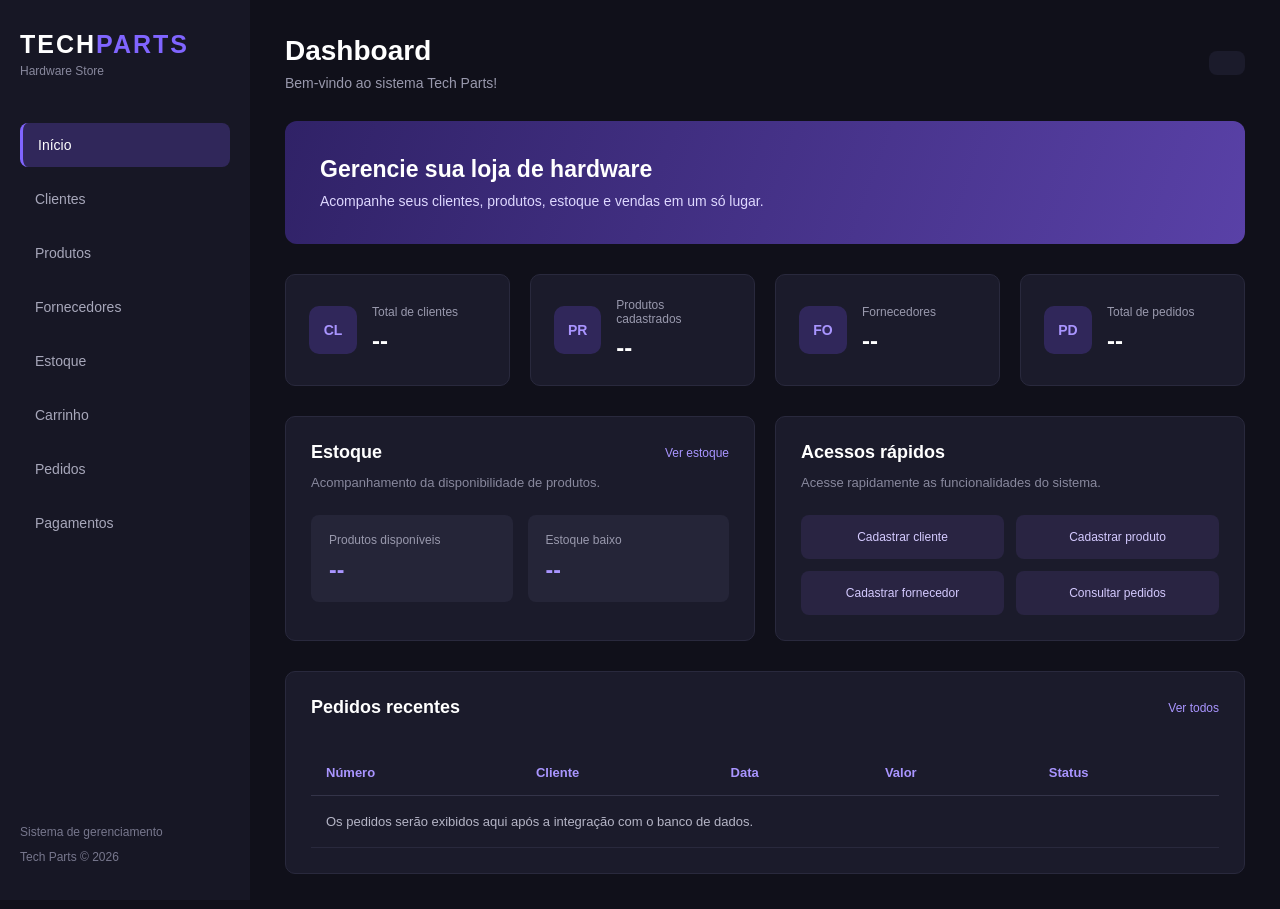
<file: index.html>
<!DOCTYPE html>
<html lang="pt-br">
<head>
    <meta charset="UTF-8">
    <meta name="viewport" content="width=device-width, initial-scale=1.0">
    <title>Início | Tech Parts</title>
    <link rel="stylesheet" href="css/inicial.css">
</head>

<body>

    <aside class="sidebar">
        <div class="logo">
            <h2>TECH<span>PARTS</span></h2>
            <p>Hardware Store</p>
        </div>

        <nav>
            <a href="index.html" class="ativo">Início</a>
            <a href="clientes.html">Clientes</a>
            <a href="produtos.html">Produtos</a>
            <a href="fornecedores.html">Fornecedores</a>
            <a href="estoque.html">Estoque</a>
            <a href="carrinho.html">Carrinho</a>
            <a href="pedidos.html">Pedidos</a>
            <a href="pagamentos.html">Pagamentos</a>
        </nav>

        <div class="sidebar-footer">
            <p>Sistema de gerenciamento</p>
            <span>Tech Parts © 2026</span>
        </div>
    </aside>

    <main class="conteudo">

        <header class="topo">
            <div>
                <h1>Dashboard</h1>
                <p>Bem-vindo ao sistema Tech Parts!</p>
            </div>

            <div class="data">
                <span id="dataAtual"></span>
            </div>
        </header>

        <section class="boas-vindas">
            <div>
                <h2>Gerencie sua loja de hardware</h2>
                <p>Acompanhe seus clientes, produtos, estoque e vendas em um só lugar.</p>
            </div>
        </section>

        <section class="resumo">
            <div class="card">
                <div class="icone">CL</div>
                <div>
                    <p>Total de clientes</p>
                    <h2 id="totalClientes">--</h2>
                </div>
            </div>

            <div class="card">
                <div class="icone">PR</div>
                <div>
                    <p>Produtos cadastrados</p>
                    <h2 id="totalProdutos">--</h2>
                </div>
            </div>

            <div class="card">
                <div class="icone">FO</div>
                <div>
                    <p>Fornecedores</p>
                    <h2 id="totalFornecedores">--</h2>
                </div>
            </div>

            <div class="card">
                <div class="icone">PD</div>
                <div>
                    <p>Total de pedidos</p>
                    <h2 id="totalPedidos">--</h2>
                </div>
            </div>
        </section>

        <section class="painel">
            <div class="painel-card">
                <div class="titulo-painel">
                    <h2>Estoque</h2>
                    <a href="html/estoque.html">Ver estoque</a>
                </div>

                <p class="descricao">Acompanhamento da disponibilidade de produtos.</p>

                <div class="estoque-info">
                    <div>
                        <span>Produtos disponíveis</span>
                        <strong id="produtosDisponiveis">--</strong>
                    </div>

                    <div>
                        <span>Estoque baixo</span>
                        <strong id="estoqueBaixo">--</strong>
                    </div>
                </div>
            </div>

            <div class="painel-card">
                <div class="titulo-painel">
                    <h2>Acessos rápidos</h2>
                </div>

                <p class="descricao">Acesse rapidamente as funcionalidades do sistema.</p>

                <div class="atalhos">
                    <a href="html/clientes.html">Cadastrar cliente</a>
                    <a href="html/produtos.html">Cadastrar produto</a>
                    <a href="html/fornecedores.html">Cadastrar fornecedor</a>
                    <a href="html/pedidos.html">Consultar pedidos</a>
                </div>
            </div>
        </section>

        <section class="pedidos">
            <div class="titulo-painel">
                <h2>Pedidos recentes</h2>
                <a href="html/pedidos.html">Ver todos</a>
            </div>

            <div class="tabela-container">
                <table>
                    <thead>
                        <tr>
                            <th>Número</th>
                            <th>Cliente</th>
                            <th>Data</th>
                            <th>Valor</th>
                            <th>Status</th>
                        </tr>
                    </thead>

                    <tbody id="listaPedidos">
                        <tr>
                            <td colspan="5">Os pedidos serão exibidos aqui após a integração com o banco de dados.</td>
                        </tr>
                    </tbody>
                </table>
            </div>
        </section>

    </main>

    <script src="/js/inicial.js"></script>

</body>
</html>
</file>
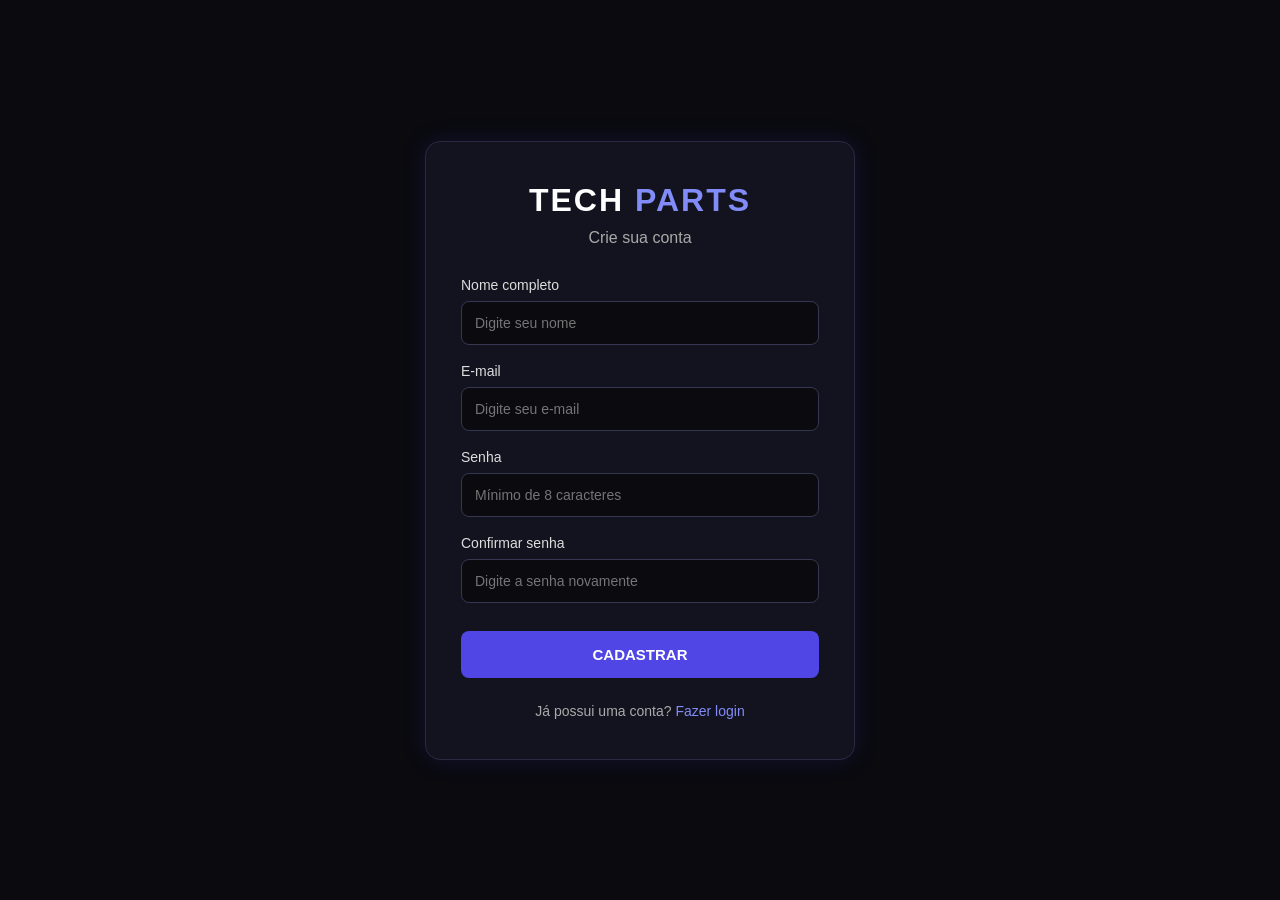
<file: cadastro.html>
<!DOCTYPE html>
<html lang="pt-br">
<head>
    <meta charset="UTF-8">
    <meta name="viewport" content="width=device-width, initial-scale=1.0">
    <title>Cadastro | Tech Parts</title>
    <link rel="stylesheet" href="/css/cadastro.css">
</head>
<body>

    <div class="container">
        <div class="cadastro-box">

            <h1>TECH <span>PARTS</span></h1>
            <p class="subtitulo">Crie sua conta</p>

            <form id="formCadastro">

                <div class="campo">
                    <label for="nome">Nome completo</label>
                    <input type="text" id="nome" placeholder="Digite seu nome" required>
                </div>

                <div class="campo">
                    <label for="email">E-mail</label>
                    <input type="email" id="email" placeholder="Digite seu e-mail" required>
                </div>

                <div class="campo">
                    <label for="senha">Senha</label>
                    <input type="password" id="senha" placeholder="Mínimo de 8 caracteres" minlength="8" required>
                </div>

                <div class="campo">
                    <label for="confirmarSenha">Confirmar senha</label>
                    <input type="password" id="confirmarSenha" placeholder="Digite a senha novamente" required>
                </div>

                <button type="submit">CADASTRAR</button>

                <p id="mensagem"></p>

            </form>

            <p class="login-link">
                Já possui uma conta?
                <a href="login.html">Fazer login</a>
            </p>

        </div>
    </div>

    <script src="/js/cadastro.js"></script>
</body>
</html>
</file>
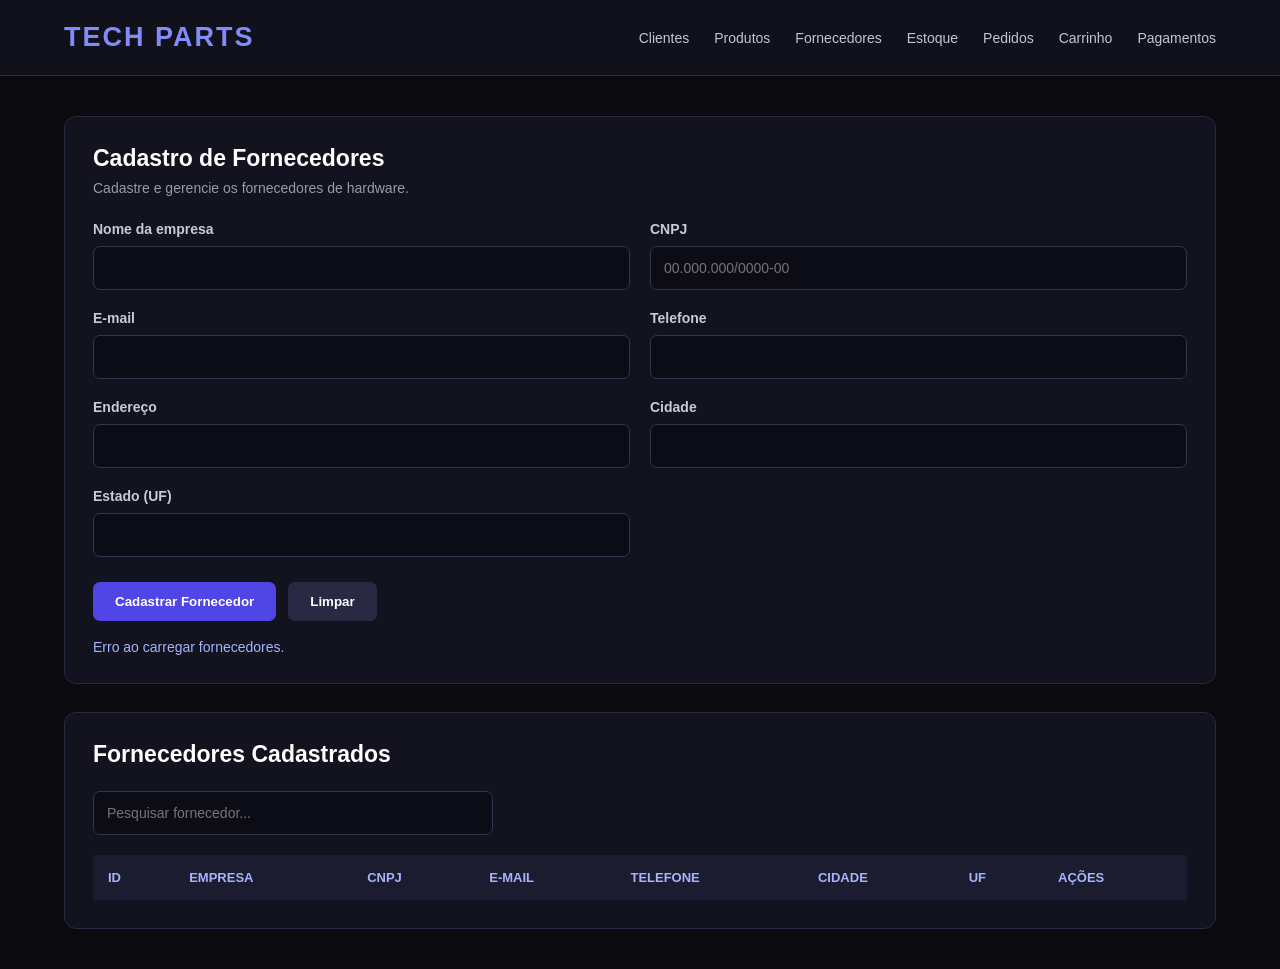
<file: fornecedores.html>
<!DOCTYPE html>
<html lang="pt-br">
<head>
    <meta charset="UTF-8">
    <meta name="viewport" content="width=device-width, initial-scale=1.0">
    <title>Fornecedores | Tech Parts</title>
    <link rel="stylesheet" href="/css/fornecedores.css">
</head>
<body>

    <header>
        <h1>TECH PARTS</h1>

        <nav>
            <a href="clientes.html">Clientes</a>
            <a href="produtos.html">Produtos</a>
            <a href="fornecedores.html">Fornecedores</a>
            <a href="estoque.html">Estoque</a>
            <a href="pedidos.html">Pedidos</a>
            <a href="carrinho.html">Carrinho</a>
            <a href="pagamentos.html">Pagamentos</a>
        </nav>
    </header>

    <main>
        <section class="container">
            <h2>Cadastro de Fornecedores</h2>
            <p>Cadastre e gerencie os fornecedores de hardware.</p>

            <form id="formFornecedor">

                <input type="hidden" id="id_fornecedor">

                <div class="campo">
                    <label for="nome">Nome da empresa</label>
                    <input type="text" id="nome" required>
                </div>

                <div class="campo">
                    <label for="cnpj">CNPJ</label>
                    <input type="text" id="cnpj" placeholder="00.000.000/0000-00" required>
                </div>

                <div class="campo">
                    <label for="email">E-mail</label>
                    <input type="email" id="email" required>
                </div>

                <div class="campo">
                    <label for="telefone">Telefone</label>
                    <input type="text" id="telefone" required>
                </div>

                <div class="campo">
                    <label for="endereco">Endereço</label>
                    <input type="text" id="endereco">
                </div>

                <div class="campo">
                    <label for="cidade">Cidade</label>
                    <input type="text" id="cidade">
                </div>

                <div class="campo">
                    <label for="uf">Estado (UF)</label>
                    <input type="text" id="uf" maxlength="2">
                </div>

                <div class="botoes">
                    <button type="submit" id="btnSalvar">Cadastrar Fornecedor</button>
                    <button type="button" id="btnLimpar">Limpar</button>
                </div>

            </form>

            <p id="mensagem"></p>
        </section>

        <section class="container">
            <h2>Fornecedores Cadastrados</h2>

            <input type="text" id="pesquisa" placeholder="Pesquisar fornecedor...">

            <div class="tabela-container">
                <table>
                    <thead>
                        <tr>
                            <th>ID</th>
                            <th>Empresa</th>
                            <th>CNPJ</th>
                            <th>E-mail</th>
                            <th>Telefone</th>
                            <th>Cidade</th>
                            <th>UF</th>
                            <th>Ações</th>
                        </tr>
                    </thead>

                    <tbody id="listaFornecedores"></tbody>
                </table>
            </div>
        </section>
    </main>

    <script src="/js/fornecedores.js"></script>
</body>
</html>
</file>
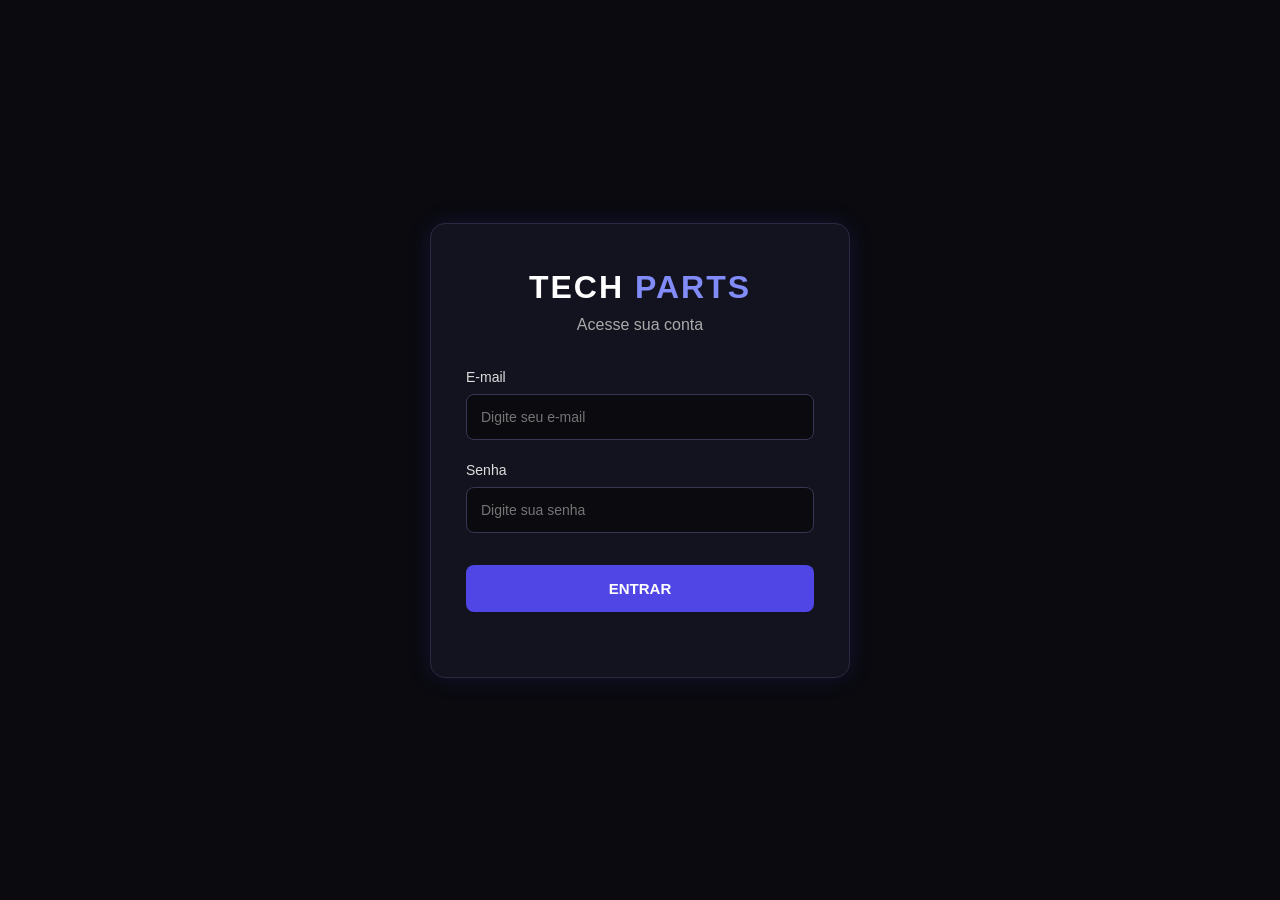
<file: login.html>
<!DOCTYPE html>
<html lang="pt-br">
<head>
    <meta charset="UTF-8">
    <meta name="viewport" content="width=device-width, initial-scale=1.0">
    <title>Login | Tech Parts</title>
    <link rel="stylesheet" href="/css/login.css">
</head>
<body>

    <div class="container">
        <div class="login-box">

            <h1>TECH <span>PARTS</span></h1>
            <p class="subtitulo">Acesse sua conta</p>

            <form id="formLogin">

                <div class="campo">
                    <label for="email">E-mail</label>
                    <input type="email" id="email" placeholder="Digite seu e-mail" required>
                </div>

                <div class="campo">
                    <label for="senha">Senha</label>
                    <input type="password" id="senha" placeholder="Digite sua senha" required>
                </div>

                <button type="submit">ENTRAR</button>

                <p id="mensagem"></p>

            </form>

        </div>
    </div>

    <script src="/js/login.js"></script>
</body>
</html>
</file>
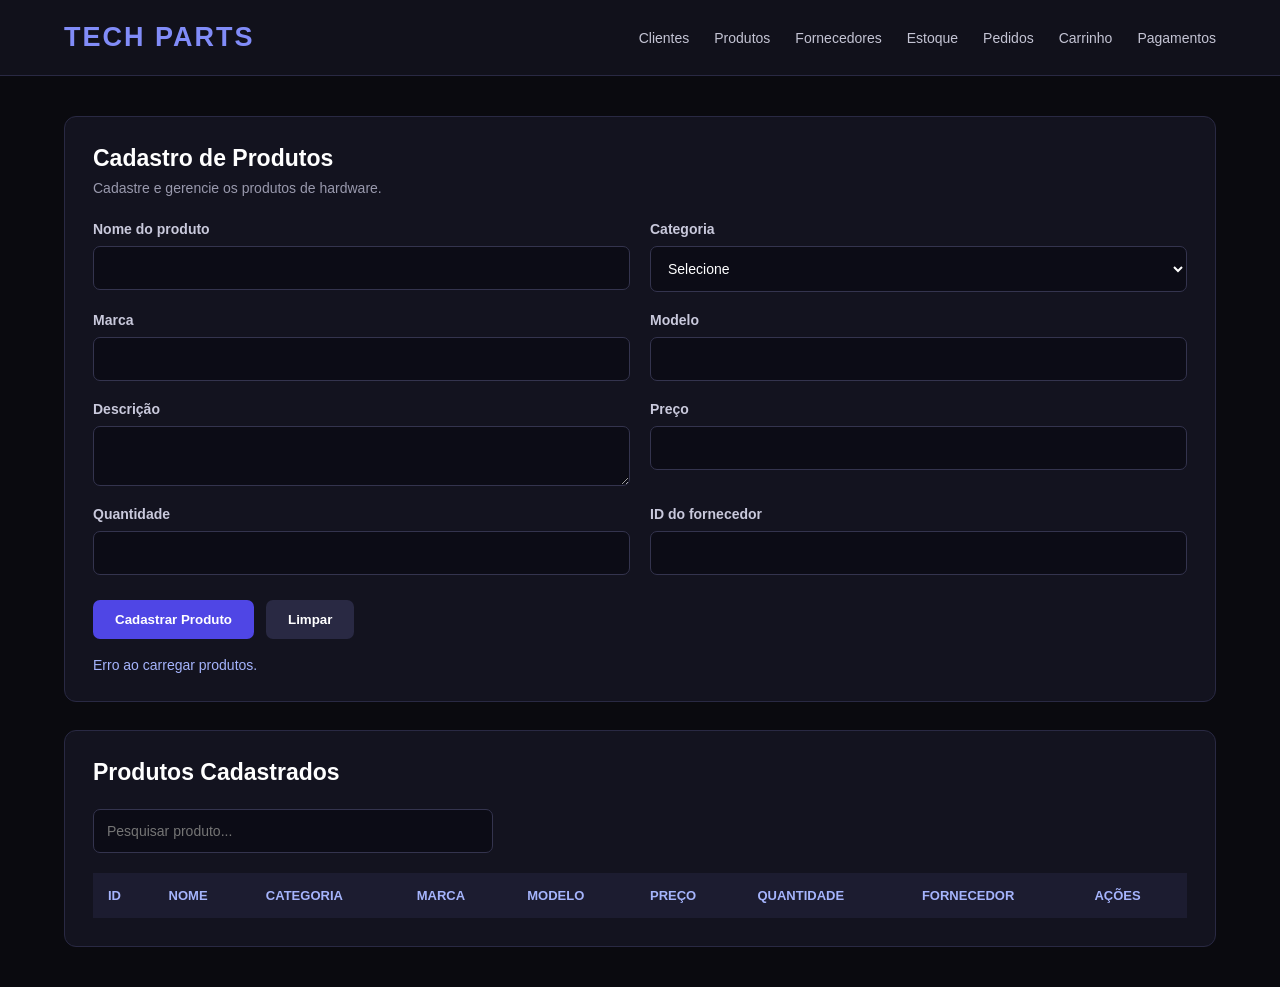
<file: produtos.html>
<!DOCTYPE html>
<html lang="pt-br">
<head>
    <meta charset="UTF-8">
    <meta name="viewport" content="width=device-width, initial-scale=1.0">
    <title>Produtos | Tech Parts</title>
    <link rel="stylesheet" href="/css/produto.css">
</head>
<body>

    <header>
        <h1>TECH PARTS</h1>
        <nav>
            <a href="clientes.html">Clientes</a>
            <a href="produtos.html">Produtos</a>
            <a href="fornecedores.html">Fornecedores</a>
            <a href="estoque.html">Estoque</a>
            <a href="pedidos.html">Pedidos</a>
            <a href="carrinho.html">Carrinho</a>
            <a href="pagamentos.html">Pagamentos</a>
        </nav>
    </header>

    <main>
        <section class="container">
            <h2>Cadastro de Produtos</h2>
            <p>Cadastre e gerencie os produtos de hardware.</p>

            <form id="formProduto">

                <input type="hidden" id="id">

                <div class="campo">
                    <label for="nome">Nome do produto</label>
                    <input type="text" id="nome" required>
                </div>

                <div class="campo">
                    <label for="categoria">Categoria</label>
                    <select id="categoria" required>
                        <option value="">Selecione</option>
                        <option value="Processador">Processador</option>
                        <option value="Placa de vídeo">Placa de vídeo</option>
                        <option value="Memória RAM">Memória RAM</option>
                        <option value="Placa-mãe">Placa-mãe</option>
                        <option value="Armazenamento">Armazenamento</option>
                        <option value="Fonte">Fonte</option>
                        <option value="Periféricos">Periféricos</option>
                        <option value="Outros">Outros</option>
                    </select>
                </div>

                <div class="campo">
                    <label for="marca">Marca</label>
                    <input type="text" id="marca" required>
                </div>

                <div class="campo">
                    <label for="modelo">Modelo</label>
                    <input type="text" id="modelo" required>
                </div>

                <div class="campo">
                    <label for="descricao">Descrição</label>
                    <textarea id="descricao"></textarea>
                </div>

                <div class="campo">
                    <label for="preco">Preço</label>
                    <input type="number" id="preco" step="0.01" min="0" required>
                </div>

                <div class="campo">
                    <label for="quantidade">Quantidade</label>
                    <input type="number" id="quantidade" min="0" required>
                </div>

                <div class="campo">
                    <label for="fornecedor_id">ID do fornecedor</label>
                    <input type="number" id="fornecedor_id" min="1">
                </div>

                <div class="botoes">
                    <button type="submit" id="btnSalvar">Cadastrar Produto</button>
                    <button type="button" id="btnLimpar">Limpar</button>
                </div>

            </form>

            <p id="mensagem"></p>
        </section>

        <section class="container">
            <h2>Produtos Cadastrados</h2>

            <input type="text" id="pesquisa" placeholder="Pesquisar produto...">

            <div class="tabela-container">
                <table>
                    <thead>
                        <tr>
                            <th>ID</th>
                            <th>Nome</th>
                            <th>Categoria</th>
                            <th>Marca</th>
                            <th>Modelo</th>
                            <th>Preço</th>
                            <th>Quantidade</th>
                            <th>Fornecedor</th>
                            <th>Ações</th>
                        </tr>
                    </thead>

                    <tbody id="listaProdutos"></tbody>
                </table>
            </div>
        </section>
    </main>

    <script src="/js/produtos.js"></script>
</body>
</html>
</file>
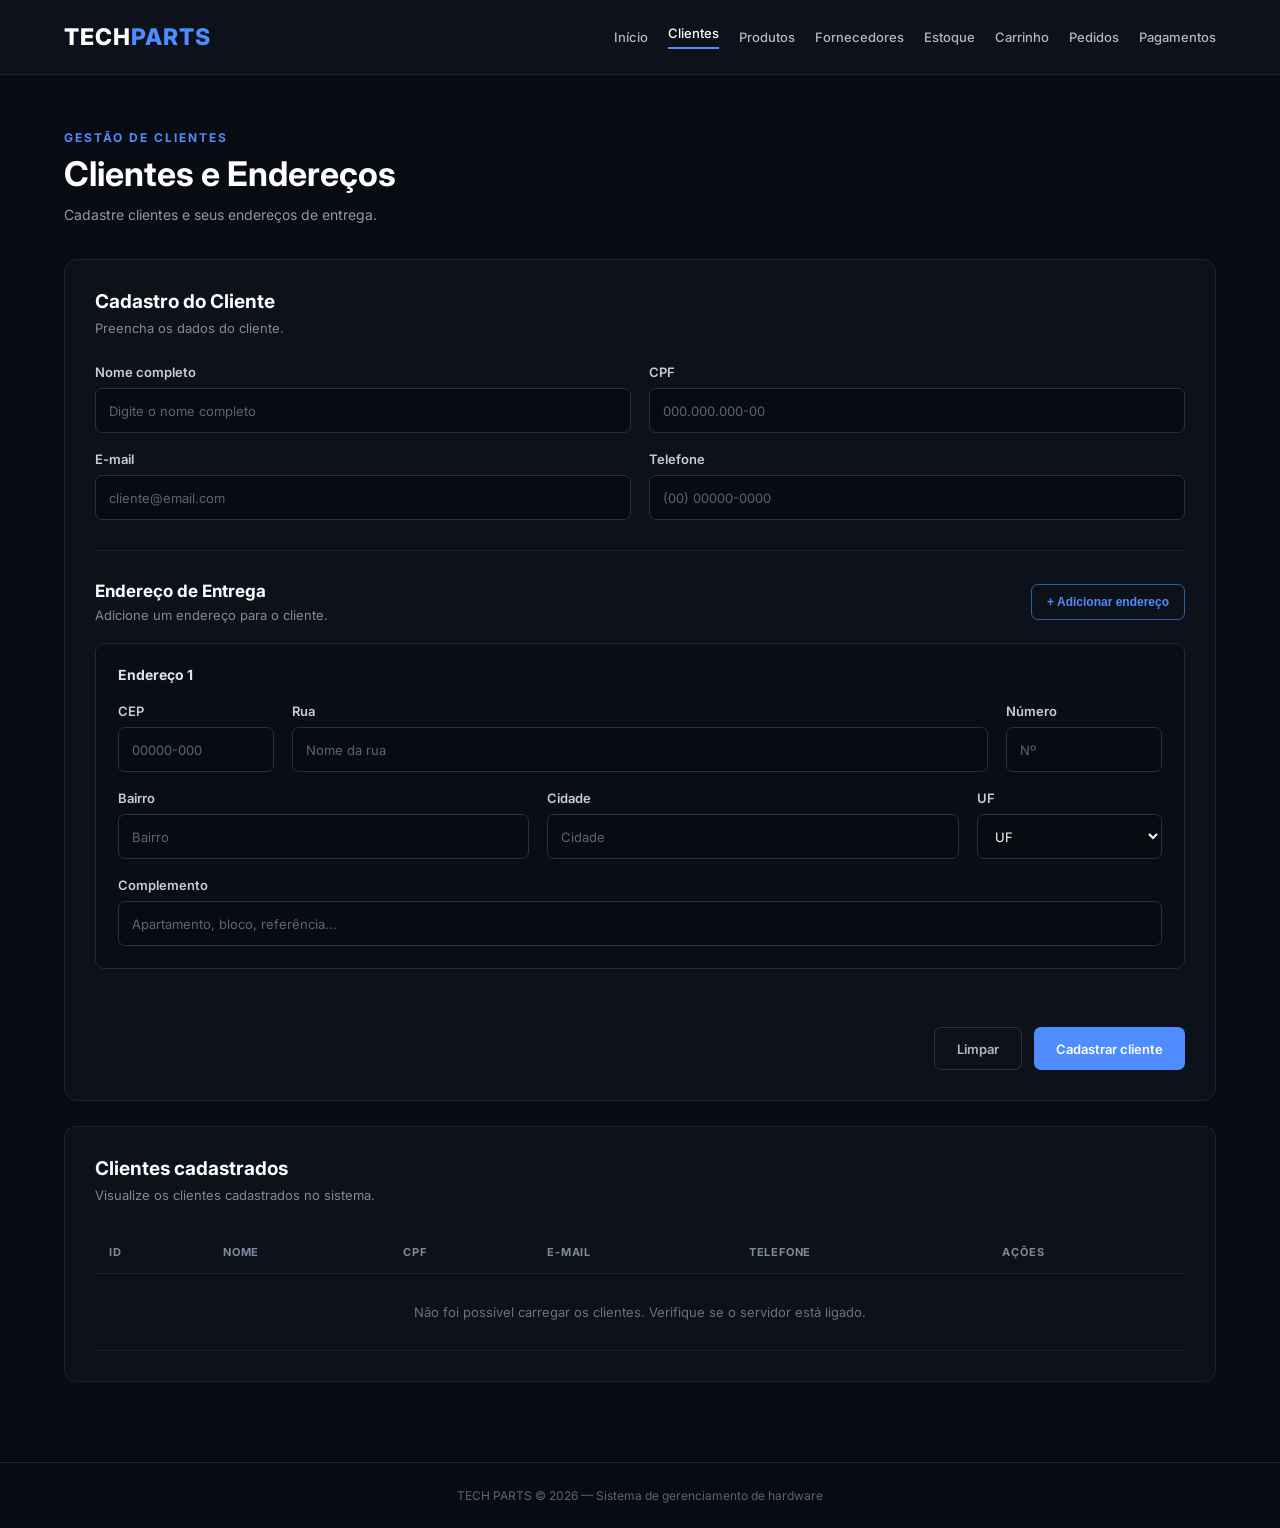
<file: html/clientes.html>
<!DOCTYPE html>
<html lang="pt-br">
<head>
    <meta charset="UTF-8">
    <meta name="viewport" content="width=device-width, initial-scale=1.0">
    <title>Clientes | Tech Parts</title>

    <link rel="stylesheet" href="../css/clientes.css">
</head>

<body>

    <header class="topo">
        <div class="logo">TECH<span>PARTS</span></div>

        <nav>
            <a href="../index.html">Início</a>
            <a href="clientes.html" class="ativo">Clientes</a>
            <a href="produtos.html">Produtos</a>
            <a href="fornecedores.html">Fornecedores</a>
            <a href="estoque.html">Estoque</a>
            <a href="carrinho.html">Carrinho</a>
            <a href="pedidos.html">Pedidos</a>
            <a href="pagamentos.html">Pagamentos</a>
        </nav>
    </header>

    <main class="container">

        <div class="titulo">
            <p>GESTÃO DE CLIENTES</p>
            <h1>Clientes e Endereços</h1>
            <span>Cadastre clientes e seus endereços de entrega.</span>
        </div>

        <section class="card">

            <div class="card-titulo">
                <h2>Cadastro do Cliente</h2>
                <p>Preencha os dados do cliente.</p>
            </div>

            <form id="formCliente">

                <div class="linha">
                    <div class="campo">
                        <label for="nome">Nome completo</label>
                        <input type="text" id="nome" placeholder="Digite o nome completo">
                    </div>

                    <div class="campo">
                        <label for="cpf">CPF</label>
                        <input type="text" id="cpf" placeholder="000.000.000-00">
                    </div>
                </div>

                <div class="linha">
                    <div class="campo">
                        <label for="email">E-mail</label>
                        <input type="email" id="email" placeholder="cliente@email.com">
                    </div>

                    <div class="campo">
                        <label for="telefone">Telefone</label>
                        <input type="text" id="telefone" placeholder="(00) 00000-0000">
                    </div>
                </div>

                <div class="separador"></div>

                <div class="endereco-titulo">
                    <div>
                        <h2>Endereço de Entrega</h2>
                        <p>Adicione um endereço para o cliente.</p>
                    </div>

                    <button type="button" id="btnAdicionarEndereco">
                        + Adicionar endereço
                    </button>
                </div>

                <div id="enderecos">

                    <div class="endereco">

                        <div class="endereco-topo">
                            <h3>Endereço 1</h3>
                        </div>

                        <div class="linha">
                            <div class="campo pequeno">
                                <label>CEP</label>
                                <input type="text" name="cep[]" placeholder="00000-000">
                            </div>

                            <div class="campo grande">
                                <label>Rua</label>
                                <input type="text" name="rua[]" placeholder="Nome da rua">
                            </div>

                            <div class="campo pequeno">
                                <label>Número</label>
                                <input type="text" name="numero[]" placeholder="Nº">
                            </div>
                        </div>

                        <div class="linha">
                            <div class="campo">
                                <label>Bairro</label>
                                <input type="text" name="bairro[]" placeholder="Bairro">
                            </div>

                            <div class="campo">
                                <label>Cidade</label>
                                <input type="text" name="cidade[]" placeholder="Cidade">
                            </div>

                            <div class="campo pequeno">
                                <label>UF</label>
                                <select name="uf[]">
                                    <option value="">UF</option>
                                    <option>PR</option>
                                    <option>SP</option>
                                    <option>SC</option>
                                    <option>RS</option>
                                    <option>MS</option>
                                    <option>MT</option>
                                </select>
                            </div>
                        </div>

                        <div class="campo">
                            <label>Complemento</label>
                            <input type="text" name="complemento[]" placeholder="Apartamento, bloco, referência...">
                        </div>

                    </div>

                </div>

                <div id="mensagem"></div>

                <div class="acoes">
                    <button type="reset" class="btn-cancelar">Limpar</button>
                    <button type="submit" class="btn-cadastrar">Cadastrar cliente</button>
                </div>

            </form>

        </section>

        <section class="card lista-card">

            <div class="card-titulo">
                <h2>Clientes cadastrados</h2>
                <p>Visualize os clientes cadastrados no sistema.</p>
            </div>

            <div class="tabela-container">
                <table>
                    <thead>
                        <tr>
                            <th>ID</th>
                            <th>Nome</th>
                            <th>CPF</th>
                            <th>E-mail</th>
                            <th>Telefone</th>
                            <th>Ações</th>
                        </tr>
                    </thead>

                    <tbody id="tabelaClientes">
                        <tr>
                            <td colspan="6" class="vazio">
                                Nenhum cliente cadastrado.
                            </td>
                        </tr>
                    </tbody>
                </table>
            </div>

        </section>

    </main>

    <footer>
        <p>TECH PARTS © 2026 — Sistema de gerenciamento de hardware</p>
    </footer>

    <script src="../js/clientes.js"></script>

</body>
</html>
</file>
<file: css/inicial.css>
* {
    margin: 0;
    padding: 0;
    box-sizing: border-box;
    font-family: Arial, sans-serif;
}

body {
    display: flex;
    background: #10101a;
    color: #ffffff;
    min-height: 100vh;
}

.sidebar {
    width: 250px;
    min-height: 100vh;
    background: #171725;
    padding: 30px 20px;
    display: flex;
    flex-direction: column;
    position: fixed;
    left: 0;
    top: 0;
}

.logo {
    margin-bottom: 45px;
}

.logo h2 {
    font-size: 25px;
    letter-spacing: 2px;
    color: #ffffff;
}

.logo h2 span {
    color: #8065ff;
}

.logo p {
    color: #88889d;
    font-size: 12px;
    margin-top: 5px;
}

.sidebar nav {
    display: flex;
    flex-direction: column;
    gap: 10px;
}

.sidebar nav a {
    text-decoration: none;
    color: #a7a7ba;
    padding: 14px 15px;
    border-radius: 8px;
    transition: 0.3s;
    font-size: 14px;
}

.sidebar nav a:hover,
.sidebar nav a.ativo {
    background: #30275a;
    color: #ffffff;
}

.sidebar nav a.ativo {
    border-left: 3px solid #8065ff;
}

.sidebar-footer {
    margin-top: auto;
    color: #77778d;
    font-size: 12px;
    line-height: 25px;
}

.conteudo {
    margin-left: 250px;
    padding: 35px;
    width: calc(100% - 250px);
}

.topo {
    display: flex;
    justify-content: space-between;
    align-items: center;
    margin-bottom: 30px;
}

.topo h1 {
    font-size: 28px;
    margin-bottom: 8px;
}

.topo p {
    color: #9999ad;
    font-size: 14px;
}

.data {
    background: #1b1b2b;
    padding: 12px 18px;
    border-radius: 8px;
    color: #b7a8ff;
    font-size: 13px;
}

.boas-vindas {
    background: linear-gradient(110deg, #302267, #5941a7);
    padding: 35px;
    border-radius: 12px;
    margin-bottom: 30px;
}

.boas-vindas h2 {
    font-size: 23px;
    margin-bottom: 10px;
}

.boas-vindas p {
    color: #ded8ff;
    font-size: 14px;
}

.resumo {
    display: grid;
    grid-template-columns: repeat(4, 1fr);
    gap: 20px;
    margin-bottom: 30px;
}

.card {
    background: #1b1b2b;
    padding: 23px;
    border-radius: 10px;
    display: flex;
    align-items: center;
    gap: 15px;
    border: 1px solid #29293d;
}

.icone {
    width: 48px;
    height: 48px;
    background: #30275a;
    color: #a995ff;
    display: flex;
    align-items: center;
    justify-content: center;
    border-radius: 10px;
    font-weight: bold;
    font-size: 14px;
}

.card p {
    color: #9999ad;
    font-size: 12px;
    margin-bottom: 8px;
}

.card h2 {
    font-size: 24px;
}

.painel {
    display: grid;
    grid-template-columns: 1fr 1fr;
    gap: 20px;
    margin-bottom: 30px;
}

.painel-card,
.pedidos {
    background: #1b1b2b;
    padding: 25px;
    border-radius: 10px;
    border: 1px solid #29293d;
}

.titulo-painel {
    display: flex;
    justify-content: space-between;
    align-items: center;
    margin-bottom: 12px;
}

.titulo-painel h2 {
    font-size: 18px;
}

.titulo-painel a {
    color: #a995ff;
    text-decoration: none;
    font-size: 12px;
}

.titulo-painel a:hover {
    color: #ffffff;
}

.descricao {
    color: #88889d;
    font-size: 13px;
    margin-bottom: 25px;
}

.estoque-info {
    display: flex;
    gap: 15px;
}

.estoque-info div {
    flex: 1;
    background: #252538;
    padding: 18px;
    border-radius: 8px;
}

.estoque-info span {
    display: block;
    color: #9999ad;
    font-size: 12px;
    margin-bottom: 10px;
}

.estoque-info strong {
    font-size: 23px;
    color: #a995ff;
}

.atalhos {
    display: grid;
    grid-template-columns: 1fr 1fr;
    gap: 12px;
}

.atalhos a {
    background: #292442;
    padding: 15px;
    border-radius: 8px;
    color: #d4caff;
    text-decoration: none;
    text-align: center;
    font-size: 12px;
    transition: 0.3s;
}

.atalhos a:hover {
    background: #49378a;
    color: #ffffff;
}

.tabela-container {
    overflow-x: auto;
}

table {
    width: 100%;
    border-collapse: collapse;
    margin-top: 20px;
}

th {
    text-align: left;
    color: #a995ff;
    font-size: 13px;
    padding: 15px;
    border-bottom: 1px solid #343449;
}

td {
    padding: 18px 15px;
    color: #b5b5c6;
    font-size: 13px;
    border-bottom: 1px solid #29293d;
}

@media (max-width: 1100px) {
    .resumo {
        grid-template-columns: repeat(2, 1fr);
    }
}

@media (max-width: 750px) {
    body {
        display: block;
    }

    .sidebar {
        position: relative;
        width: 100%;
        min-height: auto;
    }

    .sidebar nav {
        display: grid;
        grid-template-columns: repeat(2, 1fr);
    }

    .sidebar-footer {
        margin-top: 20px;
    }

    .conteudo {
        margin-left: 0;
        width: 100%;
        padding: 20px;
    }

    .painel {
        grid-template-columns: 1fr;
    }

    .topo {
        gap: 15px;
        flex-wrap: wrap;
    }
}

@media (max-width: 450px) {
    .resumo {
        grid-template-columns: 1fr;
    }

    .atalhos {
        grid-template-columns: 1fr;
    }

    .estoque-info {
        flex-direction: column;
    }
}
</file>
<file: css/cadastro.css>
* {
    margin: 0;
    padding: 0;
    box-sizing: border-box;
}

body {
    font-family: Arial, sans-serif;
    background: #0a0a0f;
    color: white;
    min-height: 100vh;
}

.container {
    display: flex;
    justify-content: center;
    align-items: center;
    min-height: 100vh;
    padding: 20px;
}

.cadastro-box {
    background: #13131f;
    width: 100%;
    max-width: 430px;
    padding: 40px 35px;
    border-radius: 15px;
    border: 1px solid #292943;
    box-shadow: 0 0 25px rgba(79, 70, 229, 0.15);
}

h1 {
    text-align: center;
    font-size: 32px;
    letter-spacing: 2px;
    margin-bottom: 10px;
}

h1 span {
    color: #818cf8;
}

.subtitulo {
    text-align: center;
    color: #aaa;
    margin-bottom: 30px;
}

.campo {
    margin-bottom: 18px;
}

label {
    display: block;
    margin-bottom: 8px;
    font-size: 14px;
    color: #ddd;
}

input {
    width: 100%;
    padding: 13px;
    background: #0a0a0f;
    border: 1px solid #363653;
    border-radius: 8px;
    color: white;
    outline: none;
    font-size: 14px;
}

input:focus {
    border-color: #818cf8;
}

button {
    width: 100%;
    padding: 15px;
    background: #4f46e5;
    border: none;
    border-radius: 8px;
    color: white;
    font-weight: bold;
    font-size: 15px;
    cursor: pointer;
    margin-top: 10px;
}

button:hover {
    background: #6366f1;
}

#mensagem {
    text-align: center;
    margin-top: 18px;
    font-size: 14px;
}

.login-link {
    text-align: center;
    margin-top: 25px;
    color: #aaa;
    font-size: 14px;
}

.login-link a {
    color: #818cf8;
    text-decoration: none;
}

.login-link a:hover {
    text-decoration: underline;
}
</file>
<file: css/fornecedores.css>
* {
    margin: 0;
    padding: 0;
    box-sizing: border-box;
    font-family: 'Segoe UI', Arial, sans-serif;
}

body {
    background: #0a0a0f;
    color: #f5f5f5;
    min-height: 100vh;
}

header {
    background: #11111b;
    padding: 22px 5%;
    border-bottom: 1px solid #292943;
    display: flex;
    justify-content: space-between;
    align-items: center;
    flex-wrap: wrap;
    gap: 20px;
}

header h1 {
    color: #818cf8;
    font-size: 27px;
    font-weight: 800;
    letter-spacing: 2px;
}

nav {
    display: flex;
    gap: 25px;
    flex-wrap: wrap;
}

nav a {
    color: #c4c4d4;
    text-decoration: none;
    font-size: 14px;
    transition: 0.3s;
}

nav a:hover {
    color: #818cf8;
}

main {
    width: 90%;
    max-width: 1250px;
    margin: 40px auto;
}

.container {
    background: #13131f;
    border: 1px solid #292943;
    border-radius: 12px;
    padding: 28px;
    margin-bottom: 28px;
}

h2 {
    color: #fff;
    font-size: 23px;
    margin-bottom: 8px;
}

.container p {
    color: #9999ad;
    font-size: 14px;
    margin-bottom: 25px;
}

form {
    display: grid;
    grid-template-columns: repeat(2, 1fr);
    gap: 20px;
}

.campo {
    display: flex;
    flex-direction: column;
    gap: 9px;
}

.campo label {
    color: #c9c9dc;
    font-size: 14px;
    font-weight: 600;
}

input {
    width: 100%;
    background: #0c0c16;
    border: 1px solid #34344e;
    border-radius: 7px;
    padding: 13px;
    color: white;
    outline: none;
    font-size: 14px;
}

input:focus {
    border-color: #818cf8;
}

.botoes {
    grid-column: 1 / -1;
    display: flex;
    gap: 12px;
    margin-top: 5px;
}

button {
    border: none;
    padding: 12px 22px;
    border-radius: 7px;
    background: #4f46e5;
    color: white;
    font-weight: 600;
    cursor: pointer;
    transition: 0.3s;
}

button:hover {
    background: #6366f1;
    transform: translateY(-2px);
}

#btnLimpar {
    background: #292943;
}

#btnLimpar:hover {
    background: #3b3b5b;
}

#mensagem {
    margin-top: 18px;
    margin-bottom: 0;
    color: #a5b4fc;
}

#pesquisa {
    margin: 15px 0 20px;
    max-width: 400px;
}

.tabela-container {
    width: 100%;
    overflow-x: auto;
}

table {
    width: 100%;
    border-collapse: collapse;
    min-width: 850px;
}

th {
    background: #1c1c30;
    color: #a5b4fc;
    font-size: 13px;
    text-transform: uppercase;
    padding: 15px;
    text-align: left;
}

td {
    padding: 14px 15px;
    border-bottom: 1px solid #292943;
    color: #d5d5e2;
    font-size: 14px;
}

tr:hover td {
    background: #191929;
}

.acoes {
    display: flex;
    gap: 8px;
}

.btn-editar {
    background: #4f46e5;
    padding: 8px 12px;
}

.btn-excluir {
    background: #b83250;
    padding: 8px 12px;
}

.btn-excluir:hover {
    background: #dc365d;
}

@media (max-width: 750px) {
    header {
        flex-direction: column;
        align-items: flex-start;
    }

    nav {
        gap: 15px;
    }

    form {
        grid-template-columns: 1fr;
    }

    .botoes {
        flex-wrap: wrap;
    }

    main {
        width: 94%;
    }

    .container {
        padding: 18px;
    }
}
</file>
<file: css/login.css>
* {
    margin: 0;
    padding: 0;
    box-sizing: border-box;
}

body {
    font-family: Arial, sans-serif;
    background: #0a0a0f;
    color: white;
    min-height: 100vh;
}

.container {
    display: flex;
    justify-content: center;
    align-items: center;
    min-height: 100vh;
    padding: 20px;
}

.login-box {
    background: #13131f;
    width: 100%;
    max-width: 420px;
    padding: 45px 35px;
    border-radius: 15px;
    border: 1px solid #292943;
    box-shadow: 0 0 25px rgba(79, 70, 229, 0.15);
}

h1 {
    text-align: center;
    font-size: 32px;
    letter-spacing: 2px;
    margin-bottom: 10px;
}

h1 span {
    color: #818cf8;
}

.subtitulo {
    text-align: center;
    color: #aaa;
    margin-bottom: 35px;
}

.campo {
    margin-bottom: 22px;
}

label {
    display: block;
    margin-bottom: 9px;
    font-size: 14px;
    color: #ddd;
}

input {
    width: 100%;
    padding: 14px;
    background: #0a0a0f;
    border: 1px solid #363653;
    border-radius: 8px;
    color: white;
    outline: none;
    font-size: 14px;
}

input:focus {
    border-color: #818cf8;
}

button {
    width: 100%;
    padding: 15px;
    background: #4f46e5;
    border: none;
    border-radius: 8px;
    color: white;
    font-weight: bold;
    font-size: 15px;
    cursor: pointer;
    margin-top: 10px;
}

button:hover {
    background: #6366f1;
}

#mensagem {
    text-align: center;
    margin-top: 20px;
    font-size: 14px;
    color: #f87171;
}
</file>
<file: css/produto.css>
* {
    margin: 0;
    padding: 0;
    box-sizing: border-box;
    font-family: 'Segoe UI', Arial, sans-serif;
}

body {
    background: #0a0a0f;
    color: #f5f5f5;
    min-height: 100vh;
}

header {
    background: #11111b;
    padding: 22px 5%;
    border-bottom: 1px solid #292943;
    display: flex;
    justify-content: space-between;
    align-items: center;
    flex-wrap: wrap;
    gap: 20px;
}

header h1 {
    color: #818cf8;
    font-size: 27px;
    font-weight: 800;
    letter-spacing: 2px;
}

nav {
    display: flex;
    gap: 25px;
    flex-wrap: wrap;
}

nav a {
    color: #c4c4d4;
    text-decoration: none;
    font-size: 14px;
    transition: 0.3s;
}

nav a:hover {
    color: #818cf8;
}

main {
    width: 90%;
    max-width: 1250px;
    margin: 40px auto;
}

.container {
    background: #13131f;
    border: 1px solid #292943;
    border-radius: 12px;
    padding: 28px;
    margin-bottom: 28px;
}

h2 {
    color: #ffffff;
    font-size: 23px;
    margin-bottom: 8px;
}

.container p {
    color: #9999ad;
    font-size: 14px;
    margin-bottom: 25px;
}

form {
    display: grid;
    grid-template-columns: repeat(2, 1fr);
    gap: 20px;
}

.campo {
    display: flex;
    flex-direction: column;
    gap: 9px;
}

.campo label {
    color: #c9c9dc;
    font-size: 14px;
    font-weight: 600;
}

input, select, textarea {
    width: 100%;
    background: #0c0c16;
    border: 1px solid #34344e;
    border-radius: 7px;
    padding: 13px;
    color: #ffffff;
    outline: none;
    font-size: 14px;
}

input:focus, select:focus, textarea:focus {
    border-color: #818cf8;
}

select option {
    background: #13131f;
}

textarea {
    resize: vertical;
    min-height: 48px;
}

.botoes {
    grid-column: 1 / -1;
    display: flex;
    gap: 12px;
    margin-top: 5px;
}

button {
    border: none;
    padding: 12px 22px;
    border-radius: 7px;
    background: #4f46e5;
    color: white;
    font-weight: 600;
    cursor: pointer;
    transition: 0.3s;
}

button:hover {
    background: #6366f1;
    transform: translateY(-2px);
}

#btnLimpar {
    background: #292943;
}

#btnLimpar:hover {
    background: #3b3b5b;
}

#mensagem {
    margin-top: 18px;
    margin-bottom: 0;
    color: #a5b4fc;
}

#pesquisa {
    margin: 15px 0 20px;
    max-width: 400px;
}

.tabela-container {
    width: 100%;
    overflow-x: auto;
}

table {
    width: 100%;
    border-collapse: collapse;
    min-width: 900px;
}

th {
    background: #1c1c30;
    color: #a5b4fc;
    font-size: 13px;
    text-transform: uppercase;
    padding: 15px;
    text-align: left;
}

td {
    padding: 14px 15px;
    border-bottom: 1px solid #292943;
    color: #d5d5e2;
    font-size: 14px;
}

tr:hover td {
    background: #191929;
}

.acoes {
    display: flex;
    gap: 8px;
}

.btn-editar {
    background: #4f46e5;
    padding: 8px 12px;
}

.btn-excluir {
    background: #b83250;
    padding: 8px 12px;
}

.btn-excluir:hover {
    background: #dc365d;
}

@media (max-width: 750px) {
    header {
        flex-direction: column;
        align-items: flex-start;
    }

    nav {
        gap: 15px;
    }

    form {
        grid-template-columns: 1fr;
    }

    .botoes {
        flex-wrap: wrap;
    }

    main {
        width: 94%;
    }

    .container {
        padding: 18px;
    }
}
</file>
<file: css/clientes.css>
@import url('https://fonts.googleapis.com/css2?family=Inter:wght@400;500;600;700;800&display=swap');

* {
    margin: 0;
    padding: 0;
    box-sizing: border-box;
}

body {
    font-family: 'Inter', sans-serif;
    background: #080b12;
    color: #ffffff;
    min-height: 100vh;
}

.topo {
    width: 100%;
    height: 75px;
    background: #0d111a;
    border-bottom: 1px solid #1c2432;
    display: flex;
    align-items: center;
    justify-content: space-between;
    padding: 0 5%;
}

.logo {
    font-size: 23px;
    font-weight: 800;
    letter-spacing: 1px;
}

.logo span {
    color: #4f8cff;
}

nav {
    display: flex;
    align-items: center;
    gap: 20px;
}

nav a {
    color: #aeb8c8;
    text-decoration: none;
    font-size: 13px;
    font-weight: 500;
    transition: 0.2s;
}

nav a:hover,
nav a.ativo {
    color: #ffffff;
}

nav a.ativo {
    border-bottom: 2px solid #4f8cff;
    padding-bottom: 6px;
}

.container {
    width: 90%;
    max-width: 1250px;
    margin: 0 auto;
    padding: 55px 0;
}

.titulo {
    margin-bottom: 35px;
}

.titulo p {
    color: #4f8cff;
    font-size: 12px;
    font-weight: 700;
    letter-spacing: 2px;
    margin-bottom: 8px;
}

.titulo h1 {
    font-size: 34px;
    margin-bottom: 10px;
}

.titulo span {
    color: #8e99aa;
    font-size: 14px;
}

.card {
    background: #0d111a;
    border: 1px solid #1c2432;
    border-radius: 12px;
    padding: 30px;
    margin-bottom: 25px;
}

.card-titulo {
    margin-bottom: 28px;
}

.card-titulo h2 {
    font-size: 19px;
    margin-bottom: 7px;
}

.card-titulo p {
    color: #7f8a9c;
    font-size: 13px;
}

.linha {
    display: flex;
    gap: 18px;
    margin-bottom: 18px;
}

.campo {
    flex: 1;
    display: flex;
    flex-direction: column;
    gap: 8px;
}

.campo.pequeno {
    flex: 0.45;
}

.campo.grande {
    flex: 2;
}

label {
    font-size: 13px;
    color: #c5cedb;
    font-weight: 600;
}

input,
select {
    width: 100%;
    height: 45px;
    background: #080b12;
    border: 1px solid #263143;
    border-radius: 7px;
    padding: 0 13px;
    color: #ffffff;
    outline: none;
    font-family: 'Inter', sans-serif;
    font-size: 13px;
}

input::placeholder {
    color: #596577;
}

input:focus,
select:focus {
    border-color: #4f8cff;
}

.separador {
    height: 1px;
    background: #1c2432;
    margin: 30px 0;
}

.endereco-titulo {
    display: flex;
    justify-content: space-between;
    align-items: center;
    margin-bottom: 20px;
}

.endereco-titulo h2 {
    font-size: 17px;
    margin-bottom: 6px;
}

.endereco-titulo p {
    color: #7f8a9c;
    font-size: 13px;
}

#btnAdicionarEndereco {
    background: transparent;
    color: #4f8cff;
    border: 1px solid #315fa8;
    border-radius: 7px;
    padding: 10px 15px;
    cursor: pointer;
    font-weight: 600;
    font-size: 12px;
}

#btnAdicionarEndereco:hover {
    background: #10203b;
}

.endereco {
    background: #090d15;
    border: 1px solid #202b3b;
    border-radius: 9px;
    padding: 22px;
    margin-bottom: 18px;
}

.endereco-topo {
    display: flex;
    justify-content: space-between;
    margin-bottom: 20px;
}

.endereco-topo h3 {
    font-size: 14px;
    color: #dce4ef;
}

.btn-remover {
    background: transparent;
    border: none;
    color: #e66b6b;
    cursor: pointer;
    font-size: 12px;
}

#mensagem {
    min-height: 20px;
    margin-top: 5px;
}

.mensagem-sucesso {
    color: #55d68a;
    font-size: 13px;
}

.mensagem-erro {
    color: #e66b6b;
    font-size: 13px;
}

.acoes {
    display: flex;
    justify-content: flex-end;
    gap: 12px;
    margin-top: 20px;
}

.acoes button {
    height: 43px;
    padding: 0 22px;
    border-radius: 7px;
    font-family: 'Inter', sans-serif;
    font-weight: 600;
    cursor: pointer;
    font-size: 13px;
}

.btn-cancelar {
    background: transparent;
    border: 1px solid #293447;
    color: #aeb8c8;
}

.btn-cadastrar {
    background: #4f8cff;
    border: none;
    color: #ffffff;
}

.btn-cadastrar:hover {
    background: #3c78e0;
}

.lista-card {
    overflow: hidden;
}

.tabela-container {
    width: 100%;
    overflow-x: auto;
}

table {
    width: 100%;
    border-collapse: collapse;
}

th {
    text-align: left;
    color: #7f8a9c;
    font-size: 11px;
    text-transform: uppercase;
    letter-spacing: 0.8px;
    padding: 14px;
    border-bottom: 1px solid #1c2432;
}

td {
    padding: 15px 14px;
    border-bottom: 1px solid #171f2c;
    color: #cbd3df;
    font-size: 13px;
}

.vazio {
    text-align: center;
    color: #667285;
    padding: 30px;
}

footer {
    border-top: 1px solid #1c2432;
    padding: 25px;
    text-align: center;
    color: #596577;
    font-size: 12px;
}

@media (max-width: 1000px) {
    .topo {
        height: auto;
        padding: 20px 5%;
        flex-direction: column;
        gap: 20px;
    }

    nav {
        flex-wrap: wrap;
        justify-content: center;
    }

    .linha {
        flex-direction: column;
    }

    .campo.pequeno,
    .campo.grande {
        flex: 1;
    }
}

@media (max-width: 600px) {
    .container {
        width: 94%;
        padding: 35px 0;
    }

    .card {
        padding: 20px;
    }

    .titulo h1 {
        font-size: 27px;
    }

    .endereco-titulo {
        align-items: flex-start;
        flex-direction: column;
        gap: 15px;
    }

    #btnAdicionarEndereco {
        width: 100%;
    }

    .acoes {
        flex-direction: column;
    }

    .acoes button {
        width: 100%;
    }
}
</file>
